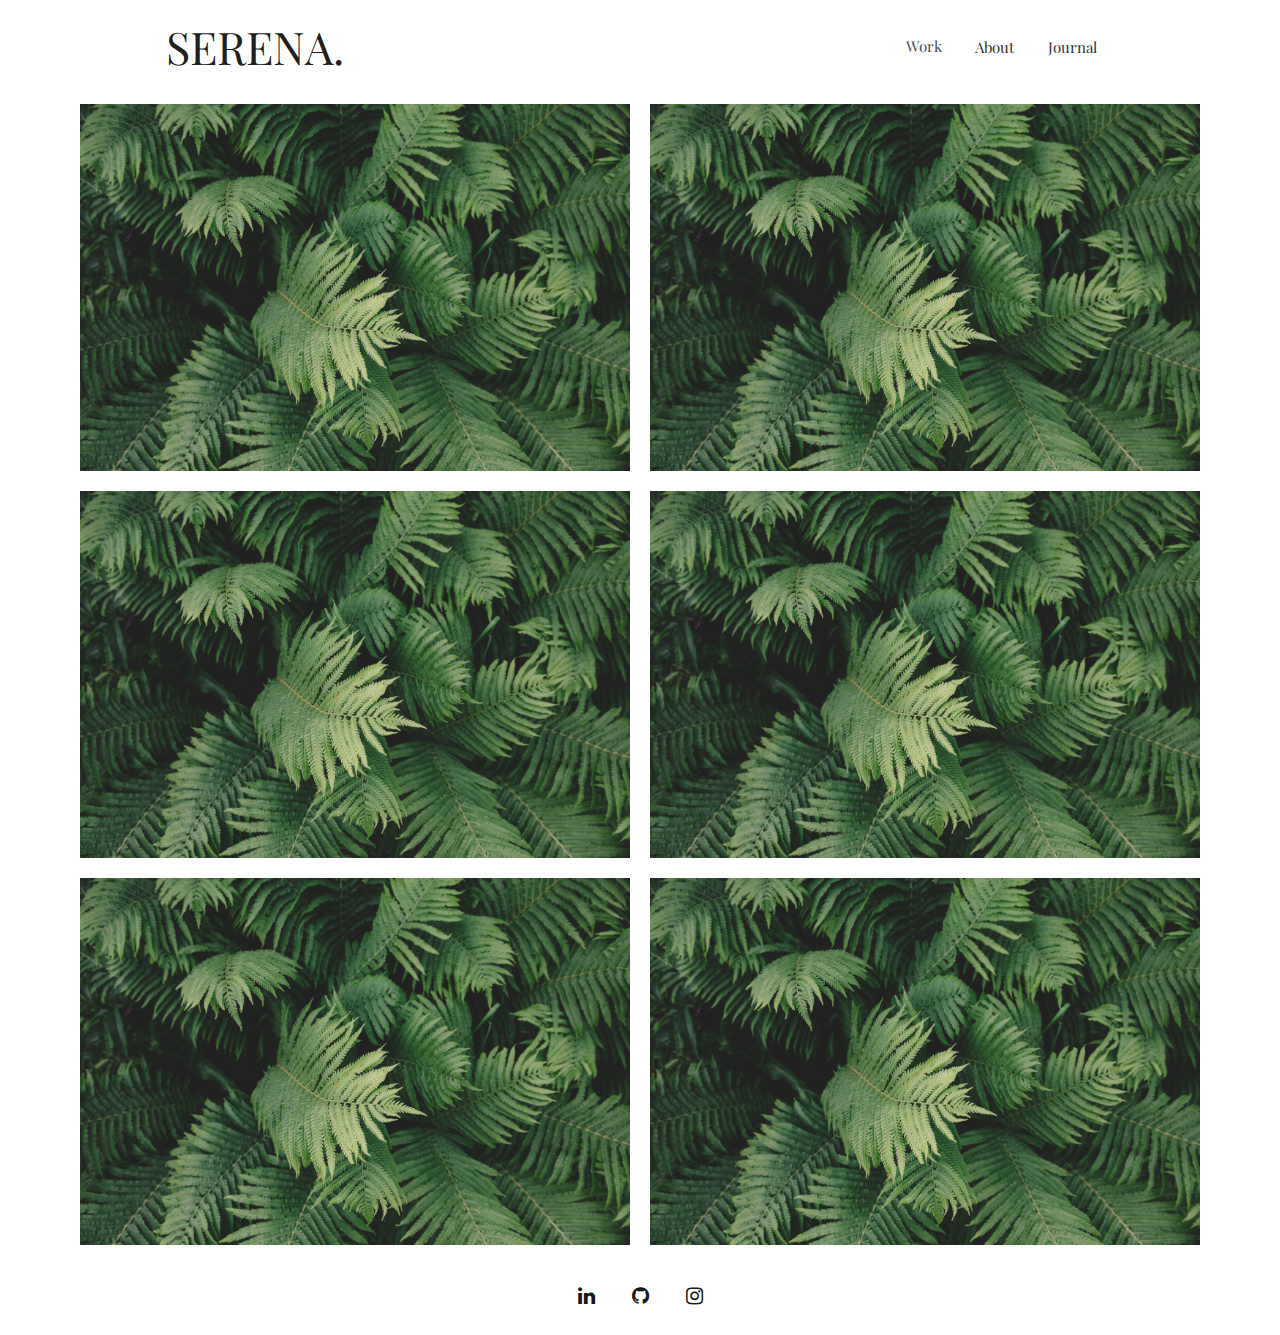
<file: index.html>
<!doctype html>
<html>
    <head>
    <!-- charset -->
    <meta charset="utf-8">
    <!-- Description -->
    <meta name="description" content="">
    <!-- Meta Viewport tag -->
    <meta name="viewport" content="width=device-width, initial-scale=1.0">
    <!-- Page title -->
    <title>Serena | Web Dev</title>
    <!-- Author -->
    <meta name="author" content="Serena Dinh">
    <!-- Favorite Icon -->
    <link rel="shortcut icon" href="favicon.ico">
    <!-- Font Awesome -->
    <link rel="stylesheet" href="css/bootstrap.min.css">
    <link href="https://stackpath.bootstrapcdn.com/font-awesome/4.7.0/css/font-awesome.min.css" rel="stylesheet" integrity="sha384-wvfXpqpZZVQGK6TAh5PVlGOfQNHSoD2xbE+QkPxCAFlNEevoEH3Sl0sibVcOQVnN" crossorigin="anonymous">
    <!-- Google Font -->
    <link href="https://fonts.googleapis.com/css?family=Playfair+Display" rel="stylesheet">
    <link href="https://fonts.googleapis.com/css?family=Open+Sans|Playfair+Display" rel="stylesheet">
    <!-- Main Style sheet -->
    <link rel="stylesheet" href="css/main.css">
	</head>
    <body>
    <!-----------------------------------NAVIGATION--------------------------------->
        <nav class="navbar navbar-expand-lg navbar-light">
            <a id="nav-logo" class="navbar-brand" href="#">Serena.</a>
                <button class="navbar-toggler" type="button" data-toggle="collapse" data-target="#navbarNav" aria-controls="navbarNav" aria-expanded="false" aria-label="Toggle navigation">
                    <span class="navbar-toggler-icon"></span>
                </button>
            <div class="collapse navbar-collapse justify-content-end" id="navbarNav">
                <ul class="nav nav-tabs">
                    <li class= "active nav-item">
                        <a data-toggle="tab" class="nav-link" href="#work">Work</a>
                    </li>
                    <li class="nav-item">
                        <a data-toggle="tab" class="nav-link" href="#about">About</a>
                    </li>
                    <li class="nav-item">
                        <a data-toggle="tab" class="nav-link" href="#journal">Journal</a>
                    </li>
                </ul>
            </div>
        </nav>
<!-------------------------------------WORK------------------------------------->
<div class="tab-content">
    <section class="tab-pane fade active" id="work"> 
        <div class="container">
            <div class="row">
                <div class="col">
                    <div class = "img-text">
                        <h3>Project 1</h3>
                        <h6>HTML, CSS, Javascript</h6>
                    </div>
                     <img src="img/serena-portfolio.jpg" class="img-fluid" alt="Responsive image">
                </div>
                <div class="col">
                    <div class = "img-text">
                        <h3>Project 1</h3>
                        <h6>HTML, CSS, Javascript</h6>
                    </div>
                    <img src="img/serena-portfolio.jpg" class="img-fluid" alt="Responsive image">
                </div>
            </div>
            <div class="row">
                <div class="col">
                    <div class = "img-text">
                        <h3>Project 1</h3>
                        <h6>HTML, CSS, Javascript</h6>
                    </div>
                     <img src="img/serena-portfolio.jpg" class="img-fluid" alt="Responsive image">
                </div>
                <div class="col">
                    <div class = "img-text">
                        <h3>Project 1</h3>
                        <h6>HTML, CSS, Javascript</h6>
                    </div>
                     <img src="img/serena-portfolio.jpg" class="img-fluid" alt="Responsive image">
                </div>
            </div>
            <div class="row">
                <div class="col">
                    <div class = "img-text">
                        <h3>Project 1</h3>
                        <h6>HTML, CSS, Javascript</h6>
                    </div>
                     <img src="img/serena-portfolio.jpg" class="img-fluid" alt="Responsive image">
                </div>
                <div class="col">
                    <div class = "img-text">
                        <h3>Project 1</h3>
                        <h6>HTML, CSS, Javascript</h6>
                    </div>
                     <img src="img/serena-portfolio.jpg" class="img-fluid" alt="Responsive image">
                </div>
            </div>       
        </div>
    </section>
<!-------------------------------------ABOUT----------------------------------->
    <section class="tab-pane fade" id="about">
        <div id="about-me" class="container">
            <div class="row">
                <div class="col">
                    <img src="img/about-pic.jpg" class="img-fluid" alt="Responsive image">
                </div>
                <div id="text-about" class="col">
                    <h1> Hey, I'm Serena </h1>
                    <h3> I am a Web Developer based in Silicon Valley. </h3>
                    <p> Potentially add a type writer animation affect here</p>
                </div>
            </div>
        </div>
    </section>
    <!-------------------------------------JOURNAL----------------------------------->
    <section class="tab-pane fade" id="journal">
        <div class="container">
            <div class="row">
                <div class="col-sm">
                    <img src="img/serena-portfolio.jpg" class="img-fluid" alt="Responsive image">
                </div>
                <div class="col-sm">
                    <img src="img/serena-portfolio.jpg" class="img-fluid" alt="Responsive image">
                </div>
                <div class="col-sm">
                    <img src="img/serena-portfolio.jpg" class="img-fluid" alt="Responsive image">
                </div>
            </div>
        </div>

        <div class="container">
            <div class="row">
                <div class="col-sm">
                    <img src="img/serena-portfolio.jpg" class="img-fluid" alt="Responsive image">
                </div>
                <div class="col-sm">
                    <img src="img/serena-portfolio.jpg" class="img-fluid" alt="Responsive image">
                </div>
                <div class="col-sm">
                    <img src="img/serena-portfolio.jpg" class="img-fluid" alt="Responsive image">
                </div>
            </div>
        </div>

        <div class="container">
            <div class="row">
                <div class="col-sm">
                    <img src="img/serena-portfolio.jpg" class="img-fluid" alt="Responsive image">
                </div>
                <div class="col-sm">
                    <img src="img/serena-portfolio.jpg" class="img-fluid" alt="Responsive image">
                </div>
                <div class="col-sm">
                    <img src="img/serena-portfolio.jpg" class="img-fluid" alt="Responsive image">
                </div>
            </div>
        </div>
    </section>
    <!-------------------------------------FOOTER----------------------------------->
<footer id="footer">
        <div class="container text-center">
            <div class="col-md-12 text-center">
                <ul class="social-icons-footer text-center">
                    <li><a href="https://www.linkedin.com/in/serenadinh/"><i class="fa fa-linkedin"></i></a></li>
                    <li><a href="https://github.com/serenadinh"><i class="fa fa-github"></i></a></li>
                    <li><a href="https://www.instagram.com/serenadinh/"><i class="fa fa-instagram"></i></a></li>
                </ul>
            </div>
        </div>
</footer>

    <!-- jQuery link -->
    <script src="js/jquery.js"></script>
    <!-- Bootstrap JS -->
    <script src="js/bootstrap.bundle.js"></script>
    <!-- DEFAULT JAVASCRIPT -->
    <script src="js/script.js"></script>
    
    </body>
</html>
</file>
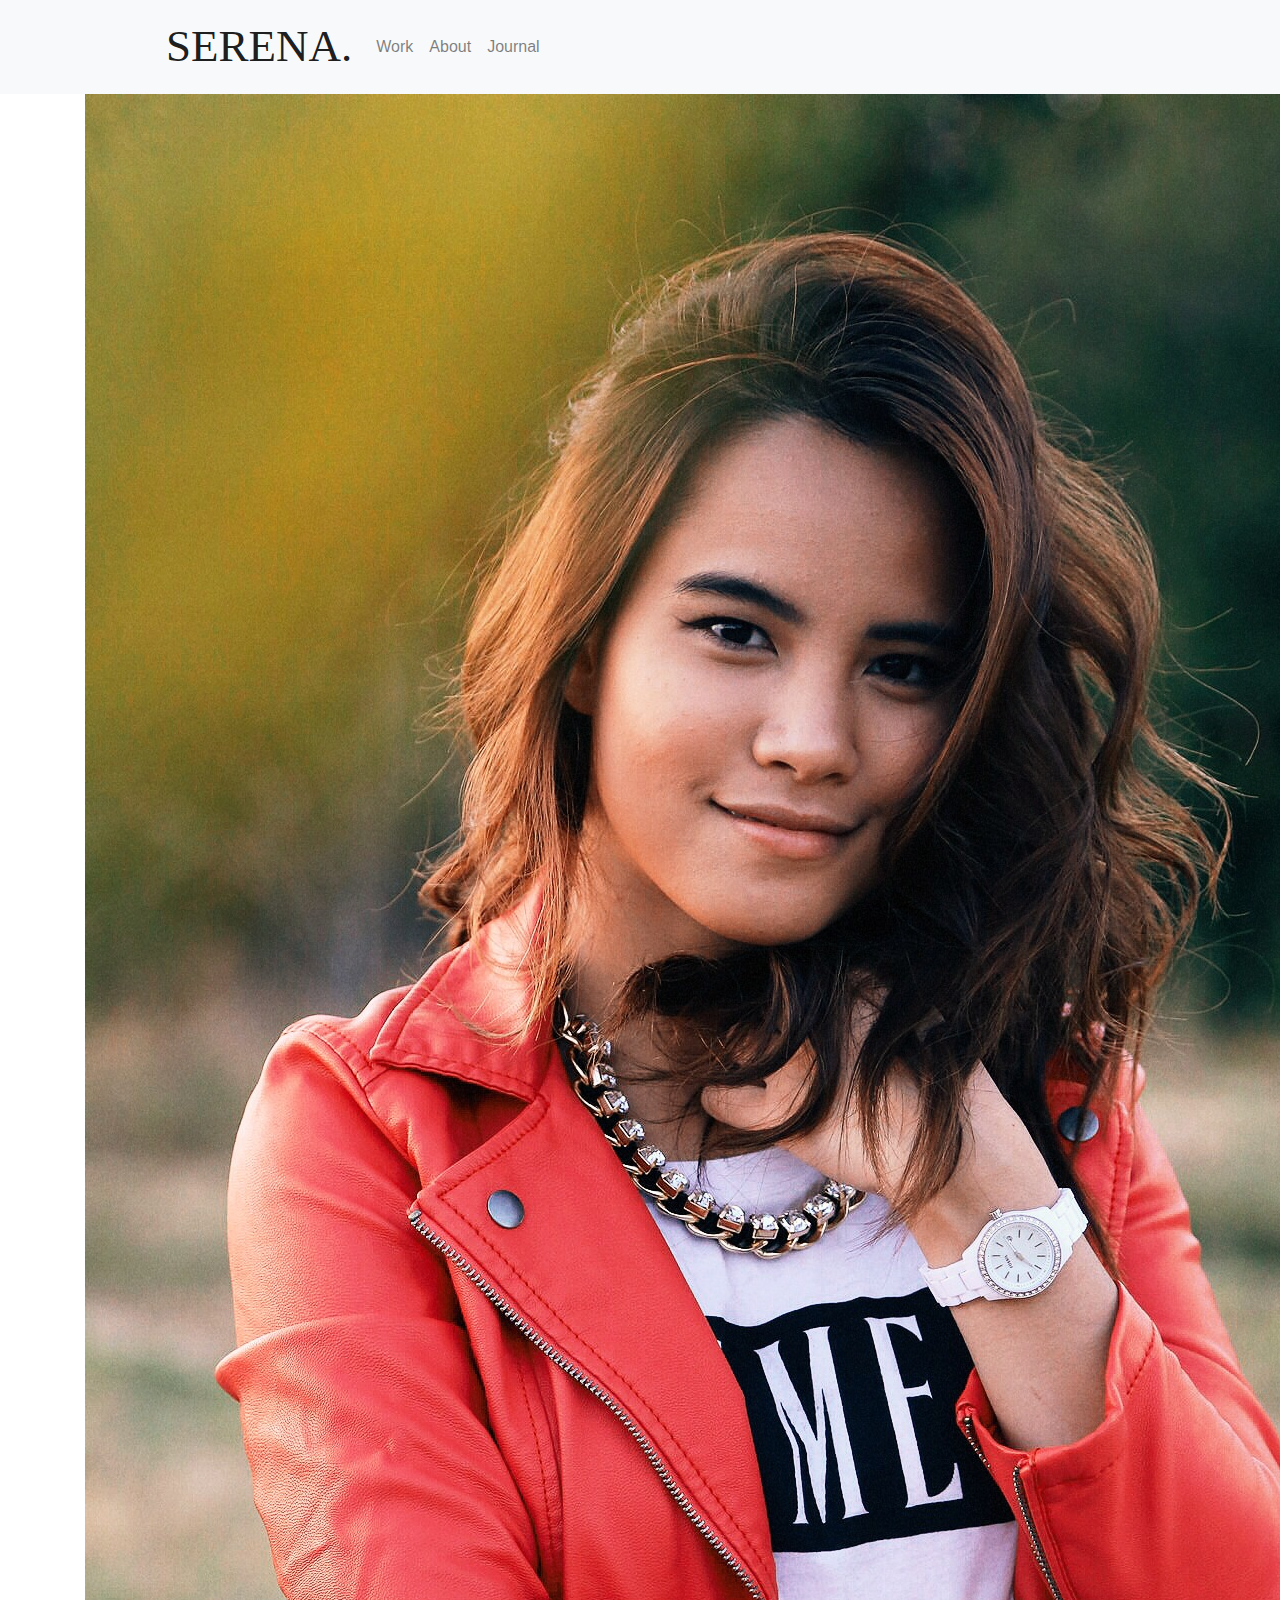
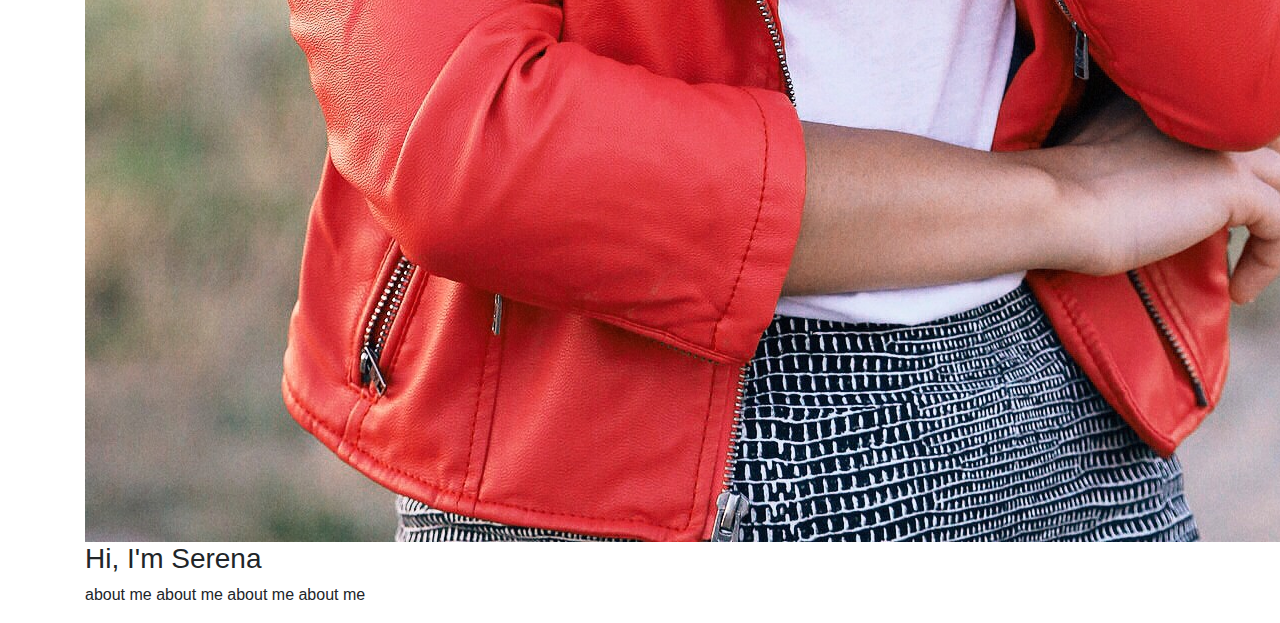
<file: about.html>
<!doctype html>
<html>
    <head>
    <!-- charset -->
    <meta charset="utf-8">
    <!-- Description -->
    <meta name="description" content="">
    <!-- Meta Viewport tag -->
    <meta name="viewport" content="width=device-width, initial-scale=1.0">
    <!-- Page title -->
    <title>Serena | Web Dev</title>
    <!-- Author -->
    <meta name="author" content="Serena Dinh">
    <!-- Favorite Icon -->
    <link rel="shortcut icon" href="favicon.ico">
    <!-- Font Awesome -->
    <link rel="stylesheet" href="css/bootstrap.min.css">
    <!-- Google Font -->
   
    <!-- Main Style sheet -->
    <link rel="stylesheet" href="css/main.css">
	</head>
    <body>
    <!-----------------------------------NAVIGATION--------------------------------->
        <nav class="navbar navbar-expand-lg navbar-light bg-light">
            <a id="nav-logo" class="navbar-brand" href="#">Serena.</a>
                <button class="navbar-toggler" type="button" data-toggle="collapse" data-target="#navbarNav" aria-controls="navbarNav" aria-expanded="false" aria-label="Toggle navigation">
                    <span class="navbar-toggler-icon"></span>
                </button>
            <div id="nav-menu" class="collapse navbar-collapse" id="navbarNav">
                <ul class="navbar-nav">
                    <li class="nav-item">
                        <a class="nav-link" href="#work">Work</a>
                    </li>
                    <li class="nav-item">
                        <a class="nav-link" href="#about">About</a>
                    </li>
                    <li class="nav-item">
                        <a class="nav-link" href="#journal">Journal</a>
                    </li>
                </ul>
            </div>
        </nav>
    <!-------------------------------------ABOUT------------------------------------->
    <div class="about-me">  
       <div class="container">
            <div class="row">
                <div class="col">
                    <img src="/img/about-pic.jpg">
                </div>
                <div class="col">
                    <h3>Hi, I'm Serena</h3>
                    <p>about me about me about me about me</p>
                </div>
            </div>
        </div>
    </div>
    <!-------------------------------------FOOTER----------------------------------->

    <!-- jQuery link -->
    <script src="js/jquery.js"></script>
    <!-- Bootstrap JS -->
    <script src="js/bootstrap.bundle.js"></script>
    <!-- DEFAULT JAVASCRIPT -->
    <script src="js/script.js"></script>
    
    </body>
</html>
</file>
<file: css/main.css>
* {
	padding: 0;
	margin: 0;
}
body {
	font-family: 'Open Sans', sans-serif;
	font-style: normal;
}
/* Navbar */
#nav-logo {
	font-family: 'Playfair Display', serif;
	font-style: normal;
	font-size: 45px;
	text-transform: uppercase;
	padding-left: 150px;
}
#navbarNav {
	padding-right: 150px;
}
.nav-tabs, .nav-tabs .active, .nav-tabs * {
	text-decoration: none;
	border: none;
	color: #333;
	font-family: 'Playfair Display', serif;
	font-size: 15px;
}
.nav-tabs *:hover {
	border:none;
	color: #FFBC42;
}
/* Work */
img {
	text-decoration: none;
	border: none;
}
#work img {
	padding: 10px;
	transition: linear .3s all;
}
#work img:hover {
	opacity: 0; 
}
#work .col {
	padding: 0px;
	margin: 0px;
	position: relative;
}
#work .col .img-text {
	position: absolute;
	text-align: center;
	z-index: -1;
	top: 45%;
  	left: 50%;
  	transform: translate(-50%, -50%);
}
/* About */
#about-me .col {
	text-align: center;
}
#text-about * {
	text-align: center;
	display: block;
	padding: 20px;
	font-family: 'Open Sans', sans-serif;
}
/* Journal */
#journal img {
	margin: 15px;
}
/* Footer */
#footer {
    padding: 20px 0;
}

#footer-post {
    margin-top: 100px;
    padding: 30px 0;
}
#footer p {
    color: #000;
}
#footer .container {
	text-align: center;
}
.social-icons-footer {
    margin: 0 auto;
    padding: 0;
}

.social-icons-footer li {
    margin: 0;
    padding: 0;
    list-style: none;
    display: -moz-inline-stack;
    display: inline-block;
}

.social-icons-footer li a {
    display: -moz-inline-stack;
    display: inline-block;
    color: #161616;
    width: 50px;
    height: 40px;
    padding: 10px 10px 8px 10px;
    background: rgba(42, 41, 41, 0);
    box-sizing: border-box;
    -webkit-transition: all ease-in-out 0.3s;
    transition: all ease-in-out 0.3s;
    margin-bottom: 0;
}

.social-icons-footer li a:hover {
    color: #FFBC42;
}

.social-icons-footer li a i {
    font-size: 20px;
}
.social-icons-footer p {
	font-size: 10px;
	font-family: 'Open Sans', sans-serif;
}
</file>
